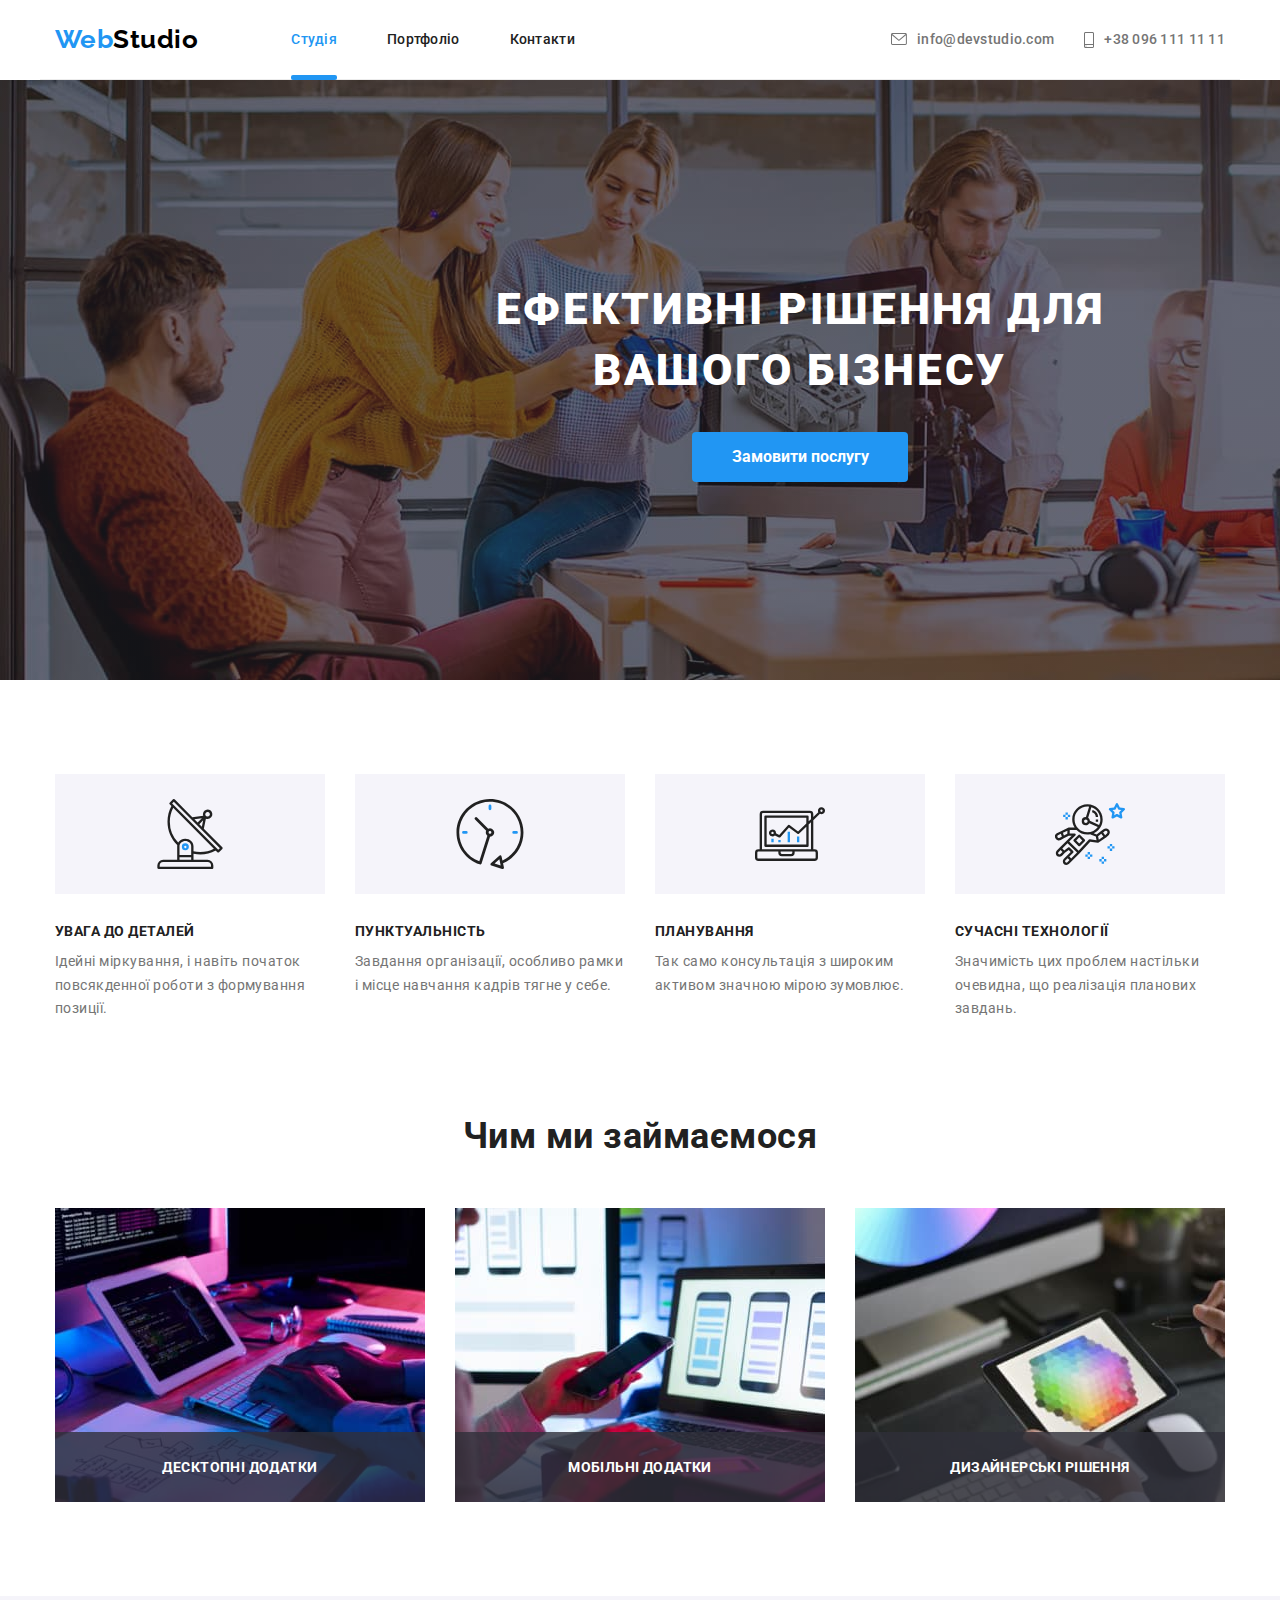
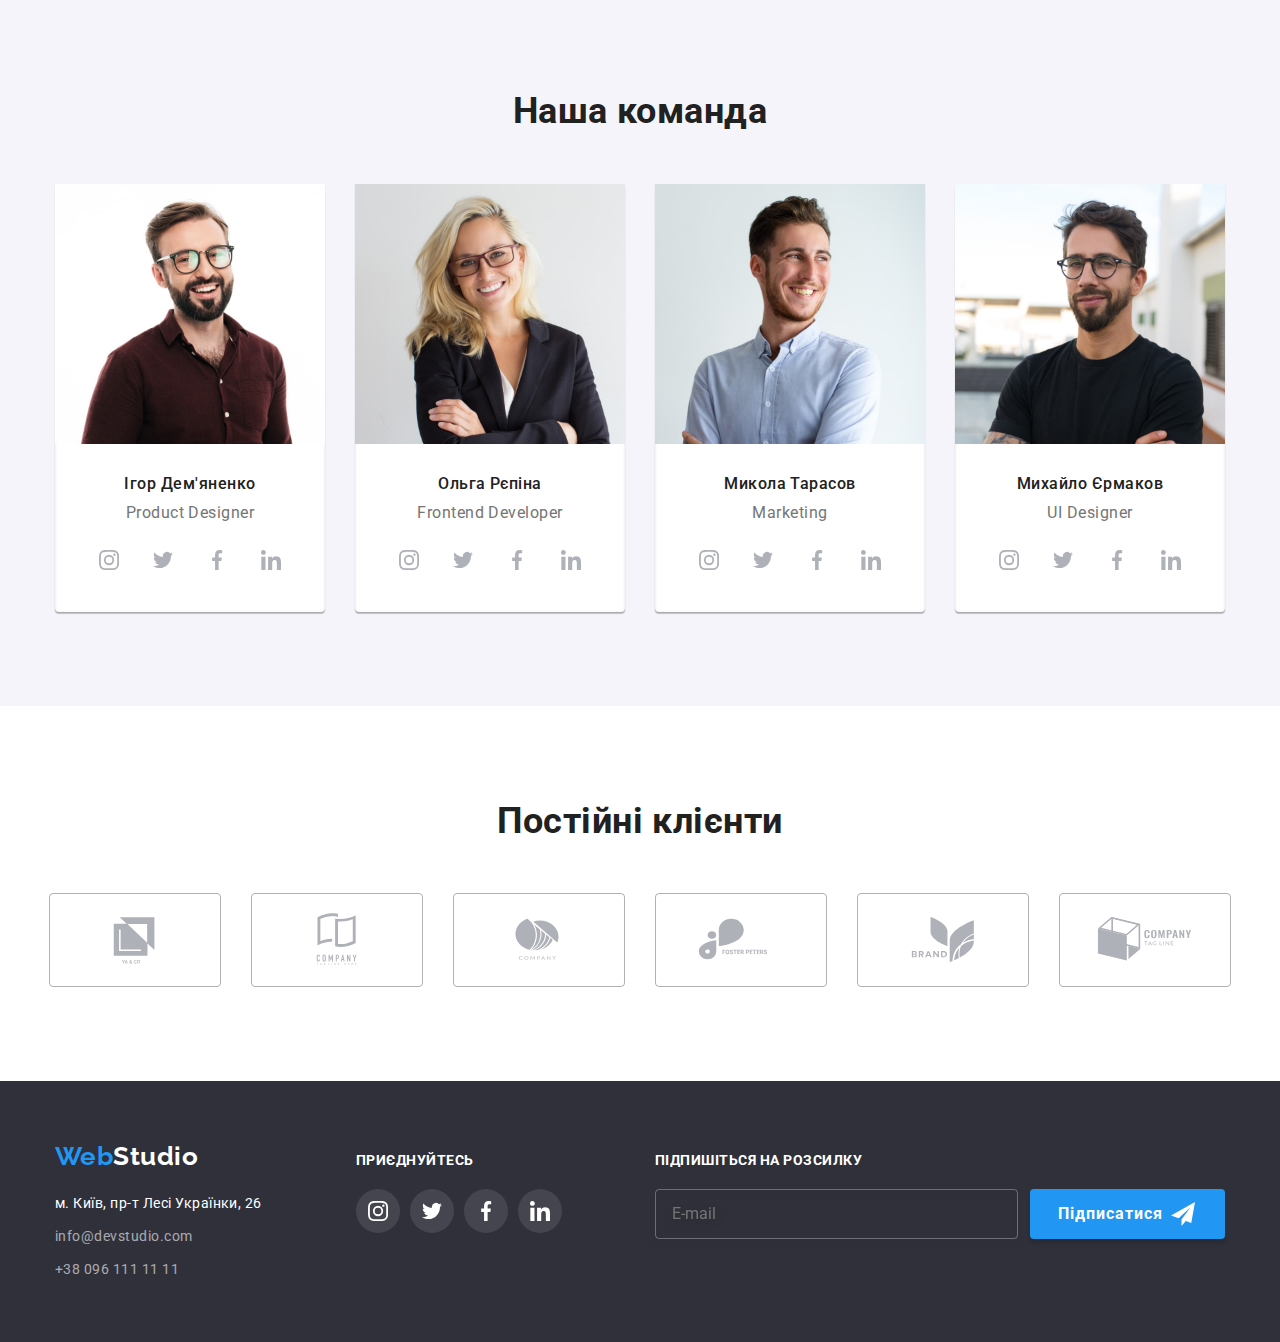
<file: index.html>
<!DOCTYPE html>
<html lang="uk">
<head>
    <meta charset="UTF-8">
    <meta http-equiv="X-UA-Compatible" content="IE=edge">
    <meta name="viewport" content="width=device-width, initial-scale=1.0">
    <title>Студія</title>
    <link rel="preconnect" href="https://fonts.googleapis.com">
    <link rel="preconnect" href="https://fonts.gstatic.com" crossorigin>
    <link href="https://fonts.googleapis.com/css2?family=Raleway:wght@700&family=Roboto:wght@400;500;700;900&display=swap" rel="stylesheet">
    <link rel="stylesheet" href="https://cdnjs.cloudflare.com/ajax/libs/modern-normalize/1.1.0/modern-normalize.min.css">
    <link rel="stylesheet" href="./css/main.min.css">
</head>
<body>
  <header class="page-header container">
    <div class="page-header__content"> 
       <a class="logo" href="./index.html" lang="en"><span class="logo__web">Web</span>Studio</a>  
      <nav>
         <ul class="site-nav list">
         <li class="site-nav__item"><a href="./index.html" class="site-nav__link site-nav__link--active">Студія</a></li>
         <li class="site-nav__item"><a href="./portfolio.html" class="site-nav__link">Портфоліо</a></li>
         <li class="site-nav__item"><a href="" class="site-nav__link">Контакти</a></li>
       </ul>
       </nav>
        <ul class="contacts list">
         <li class="contacts__item"><a href="mailto:info@devstudio.com" class="contacts__link">
          <svg class="contacts__icon-mail" width="16px" height="12px">
            <use href="./images/icons.svg#mail"></use>
          </svg>
          info@devstudio.com</a></li>
         <li class="contacts__item"><a href="tel.+380961111111" class="contacts__link">
          <svg class="contacts__icon-tel"  width="10px" height="16px">
            <use href="./images/icons.svg#tel"></use>
          </svg>
          +38 096 111 11 11</a></li>
       </ul> 
    </div>
  </header>  
  <main>
  <section class="hero">
    <div class="hero__content container">
        <div><h1 class="hero__title">ЕФЕКТИВНІ РІШЕННЯ ДЛЯ ВАШОГО БІЗНЕСУ</h1>
        <button type="button" class="hero__button" data-modal-open>Замовити послугу</button></div>
    </div>
  </section>
  <section class="section">
    <div class="container">
    <h2 class="visually-hidden">перелік переваг</h2>
    <ul class="benefits list">
        <li class="benefits__item">
         <div class="pluses-card">
          <div class="pluses-card__icon">
          <svg class="antenna" width="70px" height="70px">
          <use href="./images/icons.svg#antenna"></use></svg></div>
          <h3 class="pluses-card__title">УВАГА ДО ДЕТАЛЕЙ</h3>
          <p class="pluses-card__text">Ідейні міркування, і навіть початок повсякденної роботи з формування позиції.</p>
         </div>
        </li>
        <li class="benefits__item">
          <div class="pluses-card">
          <div class="pluses-card__icon">
          <svg class="clock" width="70px" height="70px">
          <use href="./images/icons.svg#clock"></use></svg></div>
          <h3 class="pluses-card__title">ПУНКТУАЛЬНІСТЬ</h3>
          <p class="pluses-card__text">Завдання організації, особливо рамки і місце навчання кадрів тягне у себе.</p>
          </div>
        </li>
        <li class="benefits__item">
          <div class="pluses-card"><div class="pluses-card__icon">
          <svg class="diagram" width="70px" height="70px">
          <use href="./images/icons.svg#diagram"></use></svg></div>
          <h3 class="pluses-card__title">ПЛАНУВАННЯ</h3>
          <p class="pluses-card__text">Так само консультація з широким активом значною мірою зумовлює.</p>
          </div>
        </li>
        <li class="benefits__item">
          <div class="pluses-card">
          <div class="pluses-card__icon">
          <svg class="astronaut" width="70px" height="70px">
          <use href="./images/icons.svg#astronaut"></use></svg></div>
          <h3 class="pluses-card__title">СУЧАСНІ ТЕХНОЛОГІЇ</h3>
          <p class="pluses-card__text">Значимість цих проблем настільки очевидна, що реалізація планових завдань.</p>
          </div>
        </li>
    </ul> 
    </div>
  </section>
  <section class="work section">
    <div class="container">
    <h2 class="work__title">Чим ми займаємося</h2>
   <ul class="work-content list">
    <li class="work-content__item">
      <div class="work-card">
        <img class="work-card__image picture" src="./images/nout.jpg" alt="макбук" width="370" height="294">
        <div class="work-card__block">
        <h3 class="work-card__title">ДЕСКТОПНІ ДОДАТКИ</h3></div>
      </div>
    </li>
    <li class="work-content__item">
    <div class="work-card">
      <img class="work-card__image picture" src="./images/telephon.jpg" alt="телефон" width="370" height="294">
      <div class="work-card__block">
      <h3 class="work-card__title">МОБІЛЬНІ ДОДАТКИ</h3></div>
    </div>
    </li>
    <li class="work-content__item">
      <div class="work-card">
        <img class="work-card__image picture" src="./images/planshet.jpg" alt="планшет" width="370" height="294">
        <div class="work-card__block">
        <h3 class="work-card__title">ДИЗАЙНЕРСЬКІ РІШЕННЯ</h3></div>
      </div>
    </li>
   </ul>
  </div>
</section>
<section class="team section">
    <div class="container">
    <h2 class="team__title">Наша команда</h2>
    <ul class="workers list">
      <li class="workers__item">
       <div class="team-member">
        <img class="team-member__photo picture" src="./images/img1.jpg" alt="чоловік у коричневій сорочці" width="270" height="260">
        <h3 class="team-member__name">Ігор Дем'яненко</h3>
        <p class="team-member__profession">Product Designer</p> 
       </div>
    <ul class="social list">
      <li class="social__item">
        <a href="" class="social__link">
        <svg class="instagram" width="20px" height="20px">
        <use href="./images/icons.svg#instagram"></use></svg></a>
      </li>
      <li class="social__item">
        <a href="" class="social__link">
        <svg class="twitter" width="20px" height="20px">
        <use href="./images/icons.svg#twitter"></use></svg></a>
      </li>      
      <li class="social__item">
         <a href="" class="social__link">
         <svg class="facebook" width="20px" height="20px">
         <use href="./images/icons.svg#facebook"></use></svg></a>
      </li>       
      <li class="social__item">
          <a href="" class="social__link">
          <svg class="inkedin" width="20px" height="20px">
          <use href="./images/icons.svg#linkedin"></use></svg></a>
      </li>
    </ul>
        </li> 
      <li class="workers__item">
       <div class="team-member">
        <img class="team-member__photo picture" src="./images/img2.jpg" alt="жінка у піджаку" width="270" height="260">
        <h3 class="team-member__name">Ольга Рєпіна</h3> 
        <p class="team-member__profession">Frontend Developer</p>
       </div>
    <ul class="social list">
      <li class="social__item">
          <a href="" class="social__link">
          <svg class="instagram" width="20px" height="20px">
          <use href="./images/icons.svg#instagram"></use></svg></a>
      </li>
      <li class="social__item">
          <a href="" class="social__link">
          <svg class="twitter" width="20px" height="20px">
          <use href="./images/icons.svg#twitter"></use></svg></a>
      </li>
      <li class="social__item">
          <a href="" class="social__link">
          <svg class="facebook" width="20px" height="20px">
          <use href="./images/icons.svg#facebook"></use></svg></a>
      </li>
      <li class="social__item">
          <a href="" class="social__link">
          <svg class="inkedin" width="20px" height="20px">
          <use href="./images/icons.svg#linkedin"></use></svg></a>
      </li>
    </ul>
        </li>
      <li class="workers__item">
       <div class="team-member">
        <img class="team-member__photo picture" src="./images/img3.jpg" alt="чоловік у голубій сорочці" width="270" height="260">
        <h3 class="team-member__name">Микола Тарасов</h3>
        <p class="team-member__profession">Marketing</p>
       </div>
    <ul class="social list">
      <li class="social__item">
          <a href="" class="social__link">
          <svg class="instagram" width="20px" height="20px">
          <use href="./images/icons.svg#instagram"></use></svg></a>
      </li>
      <li class="social__item">
           <a href="" class="social__link">
           <svg class="twitter" width="20px" height="20px">
           <use href="./images/icons.svg#twitter"></use></svg></a>
      </li>
      <li class="social__item">
          <a href="" class="social__link">
          <svg class="facebook" width="20px" height="20px">
          <use href="./images/icons.svg#facebook"></use></svg></a>
      </li>
      <li class="social__item">
          <a href="" class="social__link">
          <svg class="inkedin" width="20px" height="20px">
          <use href="./images/icons.svg#linkedin"></use></svg></a>
      </li>
    </ul>
      </li>
      <li class="workers__item">
       <div class="team-member">
        <img class="team-member__photo picture" src="./images/img4.jpg" alt="чоловік у футболці" width="270" height="260">
        <h3 class="team-member__name">Михайло Єрмаков</h3>
        <p class="team-member__profession">UI Designer</p>
       </div>
    <ul class="social list">
      <li class="social__item">
          <a href="" class="social__link">
          <svg class="instagram" width="20px" height="20px">
          <use href="./images/icons.svg#instagram"></use></svg></a>
      </li>
      <li class="social__item">
          <a href="" class="social__link">
          <svg class="twitter" width="20px" height="20px">
          <use href="./images/icons.svg#twitter"></use></svg></a>
      </li>
      <li class="social__item">
          <a href="" class="social__link">
          <svg class="facebook" width="20px" height="20px">
          <use href="./images/icons.svg#facebook"></use></svg></a>
      </li>
      <li class="social__item">
          <a href="" class="social__link">
          <svg class="inkedin" width="20px" height="20px">
          <use href="./images/icons.svg#linkedin"></use></svg></a>
      </li>
    </ul>
      </li>
    </ul>
    </div>
</section>
<section class="regular-clients section">
  <div class="container">
    <h2 class="regular-clients__title">Постійні клієнти</h2>
    <ul class="company list">
      <li class="company__item"><a href="" class="company__link">
        <svg class="ya-co" width="106px" height="60px">
          <use href="./images/icons.svg#ya-co"></use>
        </svg>
      </a></li>
      <li class="company__item"><a href="" class="company__link">
        <svg class="tagline-here" width="106px" height="60px">
          <use href="./images/icons.svg#tagline-here"></use>
        </svg>
      </a></li>
      <li class="company__item"><a href="" class="company__link">
        <svg class="company" width="106px" height="60px">
          <use href="./images/icons.svg#company"></use>
        </svg>
      </a></li>
      <li class="company__item"><a href="" class="company__link">
        <svg class="foster-peters" width="106px" height="60px">
          <use href="./images/icons.svg#foster-peters"></use>
        </svg>
      </a></li>
      <li class="company__item"><a href="" class="company__link">
        <svg class="brand" width="106px" height="60px">
          <use href="./images/icons.svg#brand"></use>
        </svg>
      </a></li>
      <li class="company__item"><a href="" class="company__link">
        <svg class="tag-line" width="106px" height="60px">
          <use href="./images/icons.svg#tag-line"></use>
        </svg>
      </a></li>
    </ul>
  </div>
</section>
  </main>
<footer class="footer">
  <div class="page__footer container">
    <div><a class="logo" href="./index.html" lang="en"> <span class="logo__web">Web</span><span class="logo__studio">Studio</span></a>
    <address>
        <ul  class="address">
         <li class="address__item"><a href="https://www.google.com/maps" class="address__location">м. Київ, пр-т Лесі Українки, 26</a></li>
         <li class="address__item"><a href="mailto:info@devstudio.com" class="address__link">info@devstudio.com</a></li> 
         <li class="address__item"><a href="tel.+380961111111" class="address__link">+38 096 111 11 11</a></li>
        </ul>
    </address></div>
      <div>
        <p class="footer-title">ПРИЄДНУЙТЕСЬ</p>
      <ul class="social list">
        <li class="social__item">
         <a href="" class="social__link social__link--another">
         <svg class="instagram" width="20px" height="20px">
         <use href="./images/icons.svg#instagram"></use>
         </svg></a>
        </li>
        <li class="social__item">
          <a href="" class="social__link social__link--another">
          <svg class="twitter" width="20px" height="20px">
          <use href="./images/icons.svg#twitter"></use>
          </svg></a>
        </li>
        <li class="social__item">
          <a href="" class="social__link social__link--another">
          <svg class="facebook" width="20px" height="20px">
          <use href="./images/icons.svg#facebook"></use>
          </svg></a>
        </li>
        <li class="social__item">
          <a href="" class="social__link social__link--another">
          <svg class="inkedin" width="20px" height="20px">
          <use href="./images/icons.svg#linkedin"></use>
          </svg></a>
    </li>
        </ul>
        </div>
          <form class="mailing">
          <p class="mailing__title">ПІДПИШІТЬСЯ НА РОЗСИЛКУ</p>
          <div class="mailing__field">
          <label for="mail"></label>
          <input class="input-field" type="email" name="email" placeholder="E-mail">
        <div class="subscription-field">
          <button class="subscription-field__button" type="submit">Підписатися</button>
          <svg class="subscription-field__icon" width="24" height="24">
            <use href="./images/icons.svg#icon-plane"></use></svg>
        </div>
          </div>
          </form>   
  </div>
</footer>
<div class="modal-backdrop is-hidden" data-modal>
  <div class="modal">
    <div class="modal__button" data-modal-close>
      <svg class="modal__icon-close" width="18px" height="18px">
        <use href="./images/icons.svg#icon-close"></use>
      </svg>
    </div>
  <form class="feedback-form">
    <p class="feedback-form__title">Залиште свої дані, ми вам передзвонимо</p>
    <div class="form-field">
      <label for="name" class="form-field__title">Ім'я</label>
      <div class="fill-field">
        <input type="text" name="name" id="name" class="fill-field__input">
        <svg class="fill-field__icon" width="18px" height="18px">
         <use href="./images/icons.svg#icon-person-black"></use>
        </svg>
      </div>
    </div>

    <div class="form-field">
      <label for="tel" class="form-field__title">Телефон</label>
      <div class="fill-field">
        <input type="tel" name="telephon" id="tel" class="fill-field__input">
        <svg class="fill-field__icon" width="18px" height="18px">
          <use href="./images/icons.svg#icon-phone-black"></use>
        </svg>
      </div>
    </div>

        <div class="form-field">
          <label for="mail" class="form-field__title">Пошта</label>
          <div class="fill-field">
            <input type="email" name="email" id="mail" class="fill-field__input">
            <svg class="fill-field__icon" width="18px" height="18px">
              <use href="./images/icons.svg#icon-email-black"></use>
            </svg>
          </div>
        </div>

    <div class="textarea">
      <label class="textarea__title" for="coment">Коментар</label>
    <textarea class="textarea__field" name="comentar" id="coment" placeholder="Введіть текст"></textarea></div>

    <label class="confirmation" for="confirmation">
      <input class="confirmation__input visually-hidden" type="checkbox" name="confirmation" id="confirmation">
      <svg class="confirmation__icon-uncheked" width="16px" height="15px">
      <use href="./images/icons.svg#icon-square"></use></svg>
     
      <svg class="confirmation__icon-cheked" width="16px" height="15px">
      <use href="./images/icons.svg#icon-white"></use>
      </svg>

      <span class="confirmation__text">Погоджуюся з розсилкою та приймаю 
      <a class="confirmation__link" href="">Умови договору</a></span>
    </label>
    <button type="submit" class="feedback-form__button">Відправити</button>
  </form>
  </div>
</div>
<script src="./js/modal.js"></script>
</body>
</html>
</file>
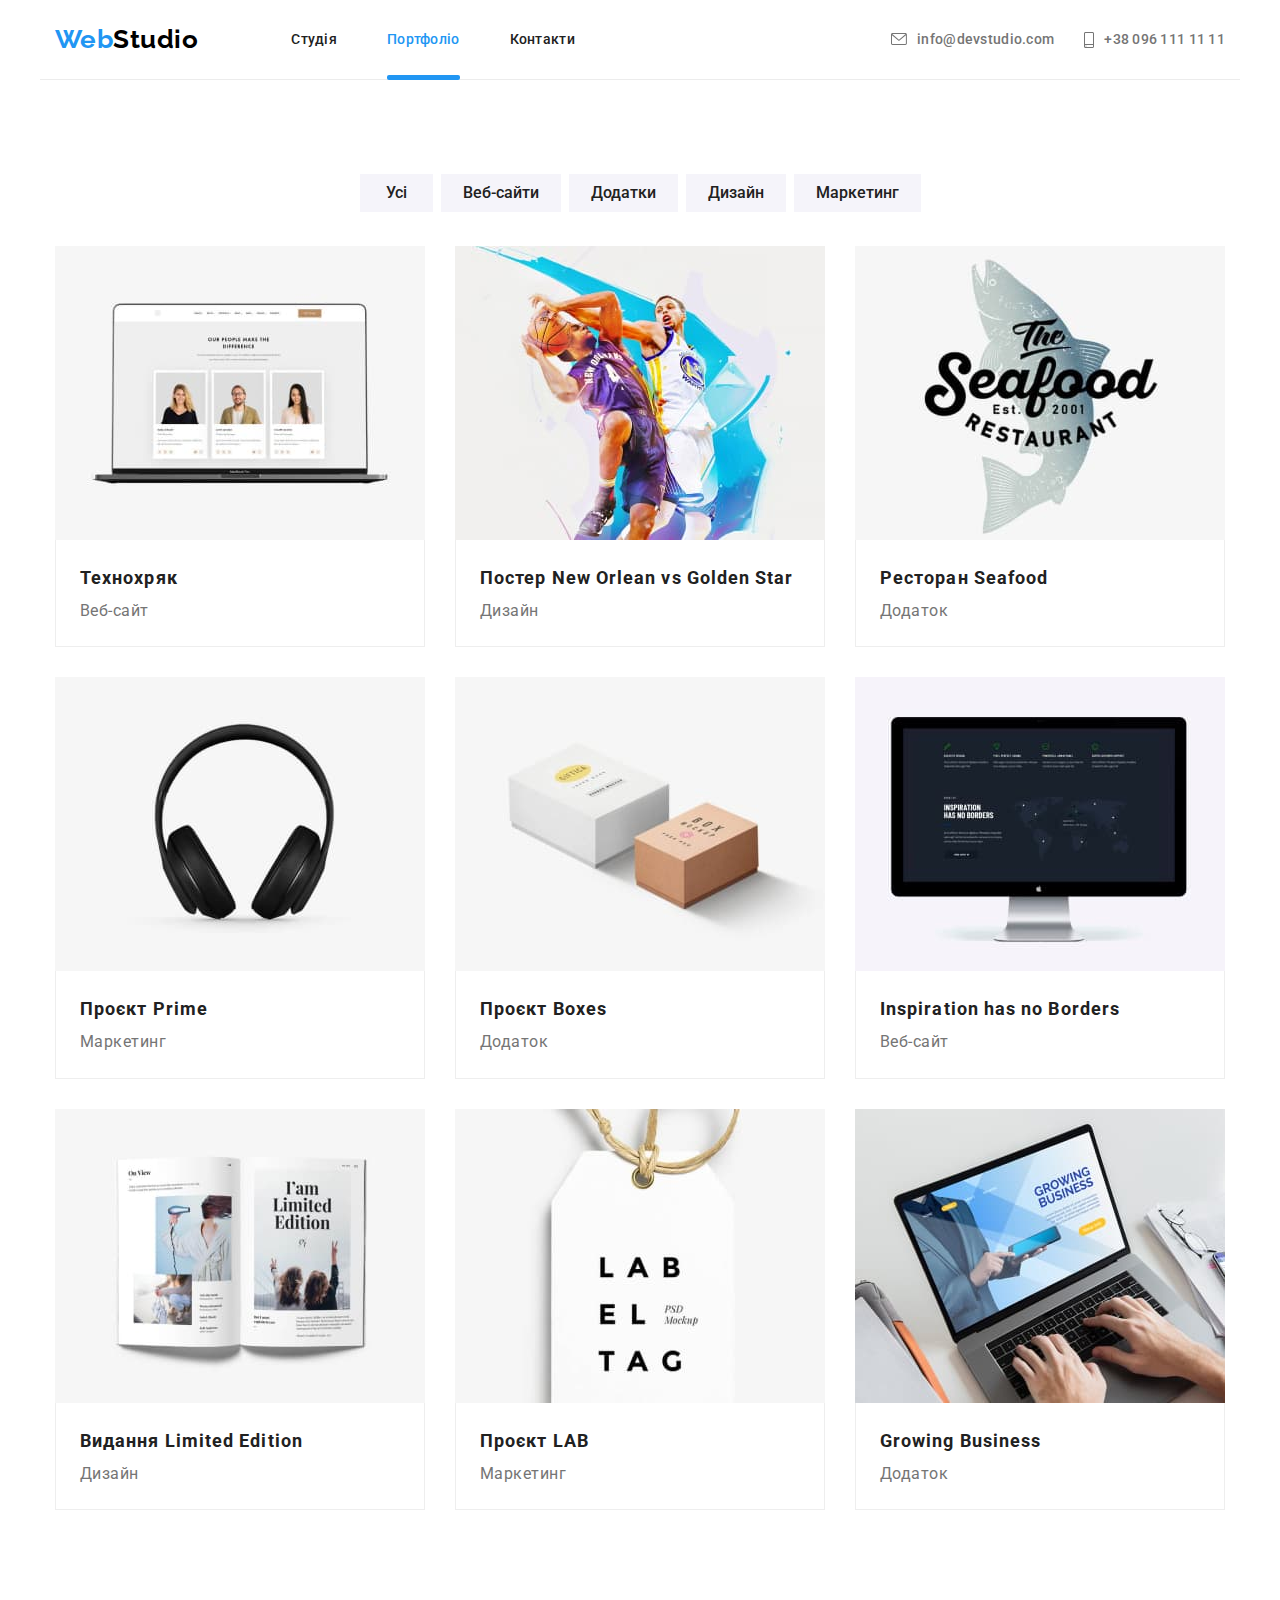
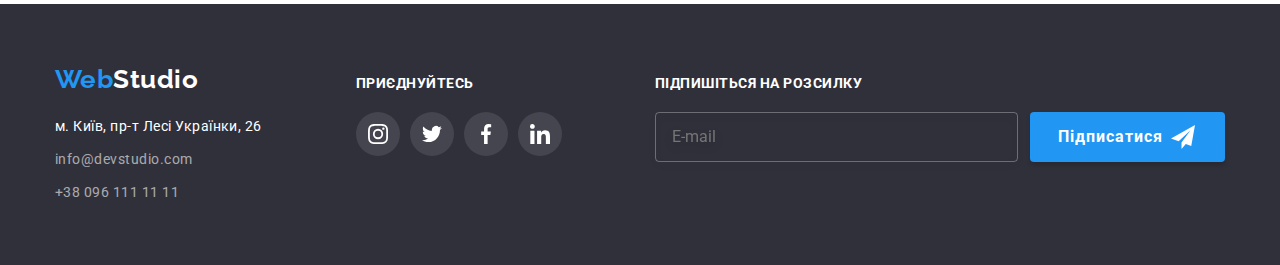
<file: portfolio.html>
<!DOCTYPE html>
<html lang="uk">
<head>
    <meta charset="UTF-8">
    <meta http-equiv="X-UA-Compatible" content="IE=edge">
    <meta name="viewport" content="width=device-width, initial-scale=1.0">
    <title>Портфоліо</title>
    <link rel="preconnect" href="https://fonts.googleapis.com">
    <link rel="preconnect" href="https://fonts.gstatic.com" crossorigin>
    <link href="https://fonts.googleapis.com/css2?family=Raleway:wght@700&family=Roboto:wght@400;500;700;900&display=swap" rel="stylesheet">
    <link rel="stylesheet" href="https://cdnjs.cloudflare.com/ajax/libs/modern-normalize/1.1.0/modern-normalize.min.css">
    <link rel="stylesheet" href="./css/main.min.css">
</head>
<body>
<header class="page-header container">
    <div class="page-header__content">
        <a class="logo" href="./index.html" lang="en"><span class="logo__web">Web</span>Studio</a>
        <nav>
            <ul class="site-nav list">
                <li class="site-nav__item"><a href="./index.html"
                        class="site-nav__link">Студія</a></li>
                <li class="site-nav__item"><a href="./portfolio.html" class="site-nav__link site-nav__link--active">Портфоліо</a></li>
                <li class="site-nav__item"><a href="" class="site-nav__link">Контакти</a></li>
            </ul>
        </nav>
        <ul class="contacts list">
            <li class="contacts__item"><a href="mailto:info@devstudio.com" class="contacts__link">
                    <svg class="contacts__icon-mail" width="16px" height="12px">
                        <use href="./images/icons.svg#mail"></use>
                    </svg>
                    info@devstudio.com</a></li>
            <li class="contacts__item"><a href="tel.+380961111111" class="contacts__link">
                    <svg class="contacts__icon-tel" width="10px" height="16px">
                        <use href="./images/icons.svg#tel"></use>
                    </svg>
                    +38 096 111 11 11</a></li>
        </ul>
    </div>
</header>
    <main>
<section class="section"> 
    <div class="container">
    <h1 class="visually-hidden">Зміст</h1>
    <ul class="list-buttons list">
        <li class="list-buttons__item"><button type="button-portfolio" class="button-portfolio__name">Усі</button></li>
        <li class="list-buttons__item"><button type="button-portfolio" class="button-portfolio__name">Веб-сайти</button></li>
        <li class="list-buttons__item"><button type="button-portfolio" class="button-portfolio__name">Додатки</button></li>
        <li class="list-buttons__item"><button type="button-portfolio" class="button-portfolio__name">Дизайн</button></li>
        <li class="list-buttons__item"><button type="button-portfolio" class="button-portfolio__name">Маркетинг</button></li>
    </ul>

    <ul class="cards-portfolio list">
        <li class="cards-portfolio__item"> 
            <a href="" class="content-link">
              <div class="resource">
                <img class="resource__image picture" src="./images/tehnohriak.jpg" alt="ноутбук" width="370" height="294">
                <div class="resource__paragraf">
                <p class="resource__text">Ресурс пропонує комплексні пропозиції з різним рівнем функціоналу та сервісів. Все це дозволить відвідувачу отримати вичерпні відомості про компанію чи приватну особу</p></div>
              </div>
            <div class="project">
                <h2 class="project__title">Технохряк</h2>
                <p class="project__name">Веб-сайт</p>
            </div>
            </a>
        </li>
        <li class="cards-portfolio__item">
            <a href="" class="content-link">
               <div class="resource">
                <img class="resource__image picture" src="./images/poster.jpg" alt="два волейболисти" width="370" height="294">
                <div class="resource__paragraf">
                <p class="resource__text">Ресурс пропонує комплексні пропозиції з різним рівнем функціоналу та сервісів. Все це дозволить відвідувачу отримати вичерпні відомості про компанію чи приватну особу</p></div>
            </div>
            <div class="project">
                <h2 class="project__title">Постер New Orlean vs Golden Star</h2>
                <p class="project__name">Дизайн</p>
            </div>
            </a> 
        </li>
        <li class="cards-portfolio__item">
            <a href="" class="content-link">
            <div class="resource">
                <img class="resource__image picture" src="./images/restoran.jpg" alt="надписи" width="370" height="294">
                <div class="resource__paragraf">
                <p class="resource__text">Ресурс пропонує комплексні пропозиції з різним рівнем функціоналу та сервісів. Все це дозволить відвідувачу отримати вичерпні відомості про компанію чи приватну особу</p></div>
               </div>
            <div class="project">
                <h2 class="project__title">Ресторан Seafood</h2>
                <p class="project__name">Додаток</p>
            </div>
            </a> 
        </li>
        <li class="cards-portfolio__item">
            <a href="" class="content-link">
                <div class="resource">
                <img class="resource__image picture" src="./images/prime.jpg" alt="навушники" width="370" height="294">
                <div class="resource__paragraf">
                <p class="resource__text">Ресурс пропонує комплексні пропозиції з різним рівнем функціоналу та сервісів. Все це дозволить відвідувачу отримати вичерпні відомості про компанію чи приватну особу</p></div>
                </div>
            <div class="project">
                <h2 class="project__title">Проєкт Prime</h2>
                <p class="project__name">Маркетинг</p>
            </div>
            </a> 
        </li>
        <li class="cards-portfolio__item"> 
            <a href="" class="content-link">
                <div class="resource">
                <img class="resource__image picture" src="./images/boxes.jpg" alt="коробочки" width="370" height="294">
                <div class="resource__paragraf">
                <p class="resource__text">Ресурс пропонує комплексні пропозиції з різним рівнем функціоналу та сервісів. Все це дозволить відвідувачу отримати вичерпні відомості про компанію чи приватну особу</p></div>
                </div>
            <div class="project">
                <h2 class="project__title">Проєкт Boxes</h2>
                <p class="project__name">Додаток</p>
            </div>
            </a>  
        </li>
        <li class="cards-portfolio__item"> 
            <a href="" class="content-link">
                <div class="resource">
                <img class="resource__image picture" src="./images/Inspiration.jpg" alt="комп'ютер" width="370" height="294">
                <div class="resource__paragraf">
                <p class="resource__text">Ресурс пропонує комплексні пропозиції з різним рівнем функціоналу та сервісів. Все це дозволить відвідувачу отримати вичерпні відомості про компанію чи приватну особу</p></div>
                </div>
            <div class="project">
                <h2 class="project__title">Inspiration has no Borders</h2>
                <p class="project__name">Веб-сайт</p> 
            </div>
            </a>
        </li>
        <li class="cards-portfolio__item"> 
            <a href="" class="content-link">
                <div class="resource">
                <img class="resource__image picture" src="./images/vidannia.jpg" alt="книга" width="370" height="294">
                <div class="resource__paragraf">
                <p class="resource__text">Ресурс пропонує комплексні пропозиції з різним рівнем функціоналу та сервісів. Все це дозволить відвідувачу отримати вичерпні відомості про компанію чи приватну особу</p></div>
                </div>
            <div class="project">
                <h2 class="project__title">Видання Limited Edition</h2>
                <p class="project__name">Дизайн</p>
            </div>
            </a>  
        </li>
        <li class="cards-portfolio__item"> 
            <a href="" class="content-link">
                <div class="resource">
                <img class="resource__image picture" src="./images/lab.jpg" alt="житон" width="370" height="294">
                <div class="resource__paragraf">
                <p class="resource__text">Ресурс пропонує комплексні пропозиції з різним рівнем функціоналу та сервісів. Все це дозволить відвідувачу отримати вичерпні відомості про компанію чи приватну особу</p></div>
                </div>
            <div class="project">
                <h2 class="project__title">Проєкт LAB</h2>
                <p class="project__name">Маркетинг</p> 
            </div>
            </a>   
        </li>
        <li class="cards-portfolio__item"> 
            <a href="" class="content-link"> 
                <div class="resource">
                <img class="resource__image picture" src="./images/Growing.jpg" alt="ноутбук" width="370" height="294">
                <div class="resource__paragraf">
                <p class="resource__text">Ресурс пропонує комплексні пропозиції з різним рівнем функціоналу та сервісів. Все це дозволить відвідувачу отримати вичерпні відомості про компанію чи приватну особу</p></div>
                </div>
            <div class="project">
                <h2 class="project__title">Growing Business</h2>
                <p class="project__name">Додаток</p> 
            </div>
            </a> 
        </li>
    </ul>
    </div>
</section>
    </main>

<footer class="footer">
    <div class="page__footer container">
        <div><a class="logo" href="./index.html" lang="en"> <span class="logo__web">Web</span><span
                    class="logo__studio">Studio</span></a>
            <address>
                <ul class="address">
                    <li class="address__item"><a href="https://www.google.com/maps" class="address__location">м. Київ,
                            пр-т Лесі Українки, 26</a></li>
                    <li class="address__item"><a href="mailto:info@devstudio.com"
                            class="address__link">info@devstudio.com</a></li>
                    <li class="address__item"><a href="tel.+380961111111" class="address__link">+38 096 111 11 11</a>
                    </li>
                </ul>
            </address>
        </div>
        <div>
            <p class="footer-title">ПРИЄДНУЙТЕСЬ</p>
            <ul class="social list">
                <li class="social__item">
                    <a href="" class="social__link social__link--another">
                        <svg class="instagram" width="20px" height="20px">
                            <use href="./images/icons.svg#instagram"></use>
                        </svg></a>
                </li>
                <li class="social__item">
                    <a href="" class="social__link social__link--another">
                        <svg class="twitter" width="20px" height="20px">
                            <use href="./images/icons.svg#twitter"></use>
                        </svg></a>
                </li>
                <li class="social__item">
                    <a href="" class="social__link social__link--another">
                        <svg class="facebook" width="20px" height="20px">
                            <use href="./images/icons.svg#facebook"></use>
                        </svg></a>
                </li>
                <li class="social__item">
                    <a href="" class="social__link social__link--another">
                        <svg class="inkedin" width="20px" height="20px">
                            <use href="./images/icons.svg#linkedin"></use>
                        </svg></a>
                </li>
            </ul>
        </div>
        <form class="mailing">
            <p class="mailing__title">ПІДПИШІТЬСЯ НА РОЗСИЛКУ</p>
            <div class="mailing__field">
                <label for="mail"></label>
                <input class="input-field" type="email" name="email" placeholder="E-mail">
                <div class="subscription-field">
                    <button class="subscription-field__button" type="submit">Підписатися</button>
                    <svg class="subscription-field__icon" width="24" height="24">
                        <use href="./images/icons.svg#icon-plane"></use>
                    </svg>
                </div>
            </div>
        </form>
    </div>
</footer>
    
</body>
</html>
</file>
<file: css/main.min.css>
:root{--primary-text-color: #757575;--title-text-color: #212121;--accent-color: #2196F3;--secondary-text-color: #FFFFFF;--secondary-background-color: #2F303A;--primary-text-decoration: none;--section-background-color: #F5F4FA;--black-color: #000000;--timing-function: cubic-bezier(0.4, 0, 0.2, 1);--time: 250ms}html{-webkit-box-sizing:border-box;box-sizing:border-box}*,*::before,*::after{-webkit-box-sizing:inherit;box-sizing:inherit}ul,p,h1,h2,h3{margin:0;padding:0}body{background-color:var(--secondary-text-color);color:var(--primary-text-color);font-family:"Roboto","sans-serif";letter-spacing:.03em}.container{width:1200px;margin-left:auto;margin-right:auto;padding-left:15px;padding-right:15px}.section{padding-top:94px;padding-bottom:94px}.list{list-style:none;display:-webkit-box;display:-ms-flexbox;display:flex}.visually-hidden{position:absolute;white-space:nowrap;width:1px;height:1px;overflow:hidden;border:0;padding:0;clip:rect(0 0 0 0);-webkit-clip-path:inset(50%);clip-path:inset(50%);margin:-1px}.work__title,.team__title,.regular-clients__title{color:var(--title-text-color);font-weight:700;font-size:36px;line-height:1.2;text-align:center;margin-bottom:50px}.logo{color:var(--black-color);-webkit-text-decoration:var(--primary-text-decoration);text-decoration:var(--primary-text-decoration);font-family:"Raleway","sans-serif";font-weight:700;font-size:26px;line-height:1.2}.logo__web{color:var(--accent-color)}.logo__studio{color:var(--secondary-text-color)}.picture{display:block;width:100%;height:auto}.page-header{border-bottom:1px solid #ececec}.page-header__content{display:-webkit-box;display:-ms-flexbox;display:flex;-webkit-box-align:center;-ms-flex-align:center;align-items:center}.site-nav{margin-left:93px}.site-nav__item:not(:last-child){margin-right:50px}.site-nav__link{display:block;padding-top:32px;padding-bottom:32px;color:var(--title-text-color);-webkit-text-decoration:var(--primary-text-decoration);text-decoration:var(--primary-text-decoration);letter-spacing:.02em;font-weight:500;font-size:14px;line-height:1.1;-webkit-transition-property:color;transition-property:color;-webkit-transition-duration:var(--time);transition-duration:var(--time);-webkit-transition-timing-function:var(--timing-function);transition-timing-function:var(--timing-function)}.site-nav__link--active{color:var(--accent-color);position:relative}.site-nav__link--active::after{position:absolute;left:0;bottom:-1px;content:"";display:block;width:100%;height:5px;border-radius:2px;background-color:var(--accent-color)}.site-nav__link:hover,.site-nav__link:focus{color:var(--accent-color)}.contacts{margin-left:auto}.contacts__item:not(:last-child){margin-right:30px}.contacts__link{display:-webkit-box;display:-ms-flexbox;display:flex;-webkit-box-pack:center;-ms-flex-pack:center;justify-content:center;-webkit-box-align:center;-ms-flex-align:center;align-items:center;color:var(--primary-text-color);-webkit-text-decoration:var(--primary-text-decoration);text-decoration:var(--primary-text-decoration);letter-spacing:.02em;font-weight:500;font-size:14px;line-height:1.1;-webkit-transition-property:color;transition-property:color;-webkit-transition-duration:var(--time);transition-duration:var(--time);-webkit-transition-timing-function:var(--timing-function);transition-timing-function:var(--timing-function)}.contacts__link:focus,.contacts__link:hover{color:var(--accent-color)}.contacts__icon-mail,.contacts__icon-tel{fill:currentColor;margin-right:10px}.hero{background-color:var(--secondary-background-color)}.hero__content{display:-webkit-box;display:-ms-flexbox;display:flex;-webkit-box-align:center;-ms-flex-align:center;align-items:center;-webkit-box-pack:center;-ms-flex-pack:center;justify-content:center;width:1600px;height:600px;text-align:center;padding:200px 0;background-image:-webkit-gradient(linear, left top, left bottom, from(rgba(47, 48, 58, 0.4)), to(rgba(47, 48, 58, 0.4))),url(../images/image-hero.jpg);background-image:linear-gradient(rgba(47, 48, 58, 0.4), rgba(47, 48, 58, 0.4)),url(../images/image-hero.jpg)}.hero__title{width:696px;color:var(--secondary-text-color);letter-spacing:.06em;font-weight:900;font-size:44px;line-height:1.4;margin-bottom:30px}.hero__button{display:inline-block;padding:10px 32px;border:rgba(0,0,0,0);border-radius:4px;min-width:216px;color:var(--secondary-text-color);background-color:var(--accent-color);font-family:inherit;font-weight:700;font-size:16px;line-height:1.9;text-align:center;cursor:pointer;text-decoration:none;-webkit-transition-property:background-color;transition-property:background-color;-webkit-transition-duration:var(--time);transition-duration:var(--time);-webkit-transition-timing-function:var(--timing-function);transition-timing-function:var(--timing-function)}.hero__button:focus,.hero__button:hover{background-color:#188ce8}.benefits__item{width:270px;border-radius:4px}.benefits__item:not(:last-child){margin-right:30px}.pluses-card{display:block}.pluses-card__icon{text-align:center;width:270px;height:120px;background-color:#f5f4fa;margin-bottom:30px;padding-top:25px}.pluses-card__title{color:var(--title-text-color);font-weight:700;font-size:14px;line-height:1.1;margin-bottom:10px}.pluses-card__text{color:var(--primary-text-color);font-size:14px;line-height:1.7}.work{padding-top:0}.work-content__item:not(:last-child){margin-right:30px}.work-card{position:relative}.work-card__block{position:absolute;bottom:0;content:"";display:-webkit-box;display:-ms-flexbox;display:flex;-webkit-box-pack:center;-ms-flex-pack:center;justify-content:center;-webkit-box-align:center;-ms-flex-align:center;align-items:center;width:100%;height:70px;background-color:rgba(47,48,58,.8)}.work-card__title{text-align:center;font-size:14px;letter-spacing:.03em;line-height:1.1;color:var(--secondary-text-color)}.team{background-color:var(--section-background-color)}.workers__item{background-color:#fff;border-radius:0px 0px 4px 4px;-webkit-box-shadow:inset 0px 1px 3px rgba(0,0,0,.12),0px 1px 1px rgba(0,0,0,.14),0px 2px 1px rgba(0,0,0,.2);box-shadow:inset 0px 1px 3px rgba(0,0,0,.12),0px 1px 1px rgba(0,0,0,.14),0px 2px 1px rgba(0,0,0,.2)}.workers__item:not(:last-child){margin-right:30px}.team-member{display:block}.team-member__name{margin-top:30px;margin-bottom:10px;color:var(--title-text-color);font-weight:500;font-size:16px;line-height:1.2;text-align:center}.team-member__profession{margin-bottom:16px;color:var(--primary-text-color);font-size:16px;line-height:1.2;text-align:center}.social{-webkit-box-pack:center;-ms-flex-pack:center;justify-content:center;margin-bottom:30px}.social__link{display:-webkit-box;display:-ms-flexbox;display:flex;-webkit-box-pack:center;-ms-flex-pack:center;justify-content:center;-webkit-box-align:center;-ms-flex-align:center;align-items:center;width:44px;height:44px;fill:#afb1b8;padding:12px;border-radius:50%;-webkit-transition-property:fill,background-color;transition-property:fill,background-color;-webkit-transition-duration:var(--time);transition-duration:var(--time);-webkit-transition-timing-function:var(--timing-function);transition-timing-function:var(--timing-function)}.social__link:hover,.social__link:focus{fill:var(--secondary-text-color);background-color:var(--accent-color)}.social__item:not(:last-child){margin-right:10px}.company{-webkit-box-pack:center;-ms-flex-pack:center;justify-content:center}.company__item{border:1px solid #afb1b8;border-radius:4px;-webkit-transition-property:border;transition-property:border;-webkit-transition-duration:var(--time);transition-duration:var(--time);-webkit-transition-timing-function:var(--timing-function);transition-timing-function:var(--timing-function)}.company__item:hover,.company__item:focus{border:1px solid var(--accent-color)}.company__item:not(:last-child){margin-right:30px}.company__link{display:-webkit-box;display:-ms-flexbox;display:flex;-webkit-box-pack:center;-ms-flex-pack:center;justify-content:center;-webkit-box-align:center;-ms-flex-align:center;align-items:center;fill:#afb1b8;padding:16px 32px;-webkit-transition-property:fill;transition-property:fill;-webkit-transition-duration:var(--time);transition-duration:var(--time);-webkit-transition-timing-function:var(--timing-function);transition-timing-function:var(--timing-function)}.company__link:hover,.company__link:focus{fill:var(--accent-color)}.list-buttons{margin-bottom:34px;-webkit-box-pack:center;-ms-flex-pack:center;justify-content:center}.list-buttons__item{background-color:#f5f4fa}.list-buttons__item:not(:last-child){margin-right:8px}.button-portfolio__name{display:inline-block;padding:6px 22px;border:rgba(0,0,0,0);border-radius:4px;min-width:73px;color:var(--title-text-color);background-color:var(--rectangle-background-color);font-family:inherit;font-weight:500;font-size:16px;line-height:1.6;cursor:pointer;-webkit-transition-property:color,background-color,-webkit-box-shadow;transition-property:color,background-color,-webkit-box-shadow;transition-property:color,background-color,box-shadow;transition-property:color,background-color,box-shadow,-webkit-box-shadow;-webkit-transition-duration:var(--time);transition-duration:var(--time);-webkit-transition-timing-function:var(--timing-function);transition-timing-function:var(--timing-function)}.button-portfolio__name:hover,.button-portfolio__name:focus{color:var(--secondary-text-color);background-color:var(--accent-color);-webkit-box-shadow:0px 3px 1px rgba(0,0,0,.1),0px 1px 2px rgba(0,0,0,.08),0px 2px 2px rgba(0,0,0,.12);box-shadow:0px 3px 1px rgba(0,0,0,.1),0px 1px 2px rgba(0,0,0,.08),0px 2px 2px rgba(0,0,0,.12)}.cards-portfolio{display:-webkit-box;display:-ms-flexbox;display:flex;-ms-flex-wrap:wrap;flex-wrap:wrap;gap:30px}.cards-portfolio__item{-ms-flex-preferred-size:calc((100% - 60px)/3);flex-basis:calc((100% - 60px)/3);background-color:#fff;-webkit-transition-property:-webkit-box-shadow;transition-property:-webkit-box-shadow;transition-property:box-shadow;transition-property:box-shadow, -webkit-box-shadow;-webkit-transition-duration:var(--time);transition-duration:var(--time);-webkit-transition-timing-function:var(--timing-function);transition-timing-function:var(--timing-function)}.cards-portfolio__item:hover{-webkit-box-shadow:0px 1px 1px rgba(0,0,0,.12),0px 4px 4px rgba(0,0,0,.06),1px 4px 6px rgba(0,0,0,.16);box-shadow:0px 1px 1px rgba(0,0,0,.12),0px 4px 4px rgba(0,0,0,.06),1px 4px 6px rgba(0,0,0,.16)}.content-link{-webkit-text-decoration:var(--primary-text-decoration);text-decoration:var(--primary-text-decoration)}.resource{position:relative;overflow:hidden}.resource__paragraf{background-color:rgba(33,150,243,.9);color:var(--secondary-text-color);position:absolute;top:0;width:100%;-webkit-transform:translateY(100%);transform:translateY(100%);-webkit-transition-property:-webkit-transform;transition-property:-webkit-transform;transition-property:transform;transition-property:transform, -webkit-transform;-webkit-transition-duration:var(--time);transition-duration:var(--time);-webkit-transition-timing-function:var(--timing-function);transition-timing-function:var(--timing-function)}.content-link:hover .resource__paragraf{-webkit-transform:translateY(0);transform:translateY(0)}.resource__text{padding:63px 24px;letter-spacing:.03em;font-weight:400;font-size:18px;line-height:1.6}.project{padding:20px 24px;border:1px solid #eee;border-top:none}.project__title{color:var(--title-text-color);letter-spacing:.06em;font-weight:700;font-size:18px;line-height:2}.project__name{color:var(--primary-text-color);font-size:16px;line-height:1.9}.footer{background-color:var(--secondary-background-color);padding-top:60px;padding-bottom:60px}.page__footer{display:-webkit-box;display:-ms-flexbox;display:flex;gap:70px}.address{width:231px;margin-top:20px;font-style:normal;list-style:none;font-weight:400;font-size:14px;line-height:1.7}.address__item:not(:last-child){margin-bottom:9px}.address__location{color:var(--secondary-text-color);-webkit-text-decoration:var(--primary-text-decoration);text-decoration:var(--primary-text-decoration);-webkit-transition-property:color;transition-property:color;-webkit-transition-duration:var(--time);transition-duration:var(--time);-webkit-transition-timing-function:var(--timing-function);transition-timing-function:var(--timing-function)}.address__location:hover,.address__location:focus{color:var(--accent-color)}.address__link{color:rgba(255,255,255,.6);-webkit-text-decoration:var(--primary-text-decoration);text-decoration:var(--primary-text-decoration);-webkit-transition-property:color;transition-property:color;-webkit-transition-duration:var(--time);transition-duration:var(--time);-webkit-transition-timing-function:var(--timing-function);transition-timing-function:var(--timing-function)}.address__link:hover,.address__link:focus{color:var(--accent-color)}.footer-title{font-weight:700;font-size:14px;line-height:1.1;color:var(--secondary-text-color);margin-bottom:20px;margin-top:12px}.social__link--another{fill:var(--secondary-text-color);background-color:rgba(255,255,255,.1)}.mailing{width:570px;margin-left:23px}.mailing__title{font-weight:700;font-size:14px;line-height:1.1;color:var(--secondary-text-color);margin-bottom:20px;margin-top:12px}.mailing__field{display:-webkit-box;display:-ms-flexbox;display:flex}.input-field{width:100%;border:1px solid rgba(255,255,255,.3);background-color:rgba(0,0,0,0);-webkit-filter:drop-shadow(0px 4px 4px rgba(0, 0, 0, 0.15));filter:drop-shadow(0px 4px 4px rgba(0, 0, 0, 0.15));border-radius:4px;padding-top:15px;padding-bottom:15px;padding-left:16px}.input-field ::-webkit-input-placeholder{font-weight:400;font-size:16px;line-height:1.3;letter-spacing:.03em;color:rgba(255,255,255,.6)}.input-field ::-moz-placeholder{font-weight:400;font-size:16px;line-height:1.3;letter-spacing:.03em;color:rgba(255,255,255,.6)}.input-field :-ms-input-placeholder{font-weight:400;font-size:16px;line-height:1.3;letter-spacing:.03em;color:rgba(255,255,255,.6)}.input-field ::-ms-input-placeholder{font-weight:400;font-size:16px;line-height:1.3;letter-spacing:.03em;color:rgba(255,255,255,.6)}.input-field ::placeholder{font-weight:400;font-size:16px;line-height:1.3;letter-spacing:.03em;color:rgba(255,255,255,.6)}.subscription-field{position:relative}.subscription-field__button{display:inline-block;padding-top:10px;padding-bottom:10px;padding-left:28px;padding-right:62px;font-weight:700;font-size:16px;line-height:1.9;letter-spacing:.06em;border:rgba(0,0,0,0);color:var(--secondary-text-color);background:#2196f3;-webkit-box-shadow:0px 4px 4px rgba(0,0,0,.15);box-shadow:0px 4px 4px rgba(0,0,0,.15);border-radius:4px;margin-left:12px}.subscription-field__icon{position:absolute;top:50%;right:30px;-webkit-transform:translateY(-50%);transform:translateY(-50%)}.modal-backdrop{position:fixed;top:0;left:0;width:100%;height:100%;background-color:rgba(0,0,0,.2);-webkit-transition-property:opacity;transition-property:opacity;-webkit-transition-duration:500ms;transition-duration:500ms}.modal-backdrop.is-hidden{opacity:0;pointer-events:none}.modal{position:absolute;top:50%;left:50%;-webkit-transform:translate(-50%, -50%) scale(1);transform:translate(-50%, -50%) scale(1);width:528px;height:581px;background-color:var(--secondary-text-color);border-radius:4px;-webkit-box-shadow:0px 1px 3px rgba(0,0,0,.12),0px 1px 1px rgba(0,0,0,.14),0px 2px 1px rgba(0,0,0,.2);box-shadow:0px 1px 3px rgba(0,0,0,.12),0px 1px 1px rgba(0,0,0,.14),0px 2px 1px rgba(0,0,0,.2);cursor:pointer;-webkit-transition-property:-webkit-transform;transition-property:-webkit-transform;transition-property:transform;transition-property:transform, -webkit-transform;-webkit-transition-duration:1000ms;transition-duration:1000ms}.modal-backdrop.is-hidden .modal{-webkit-transform:translate(-50%, -50%) scale(0.5);transform:translate(-50%, -50%) scale(0.5)}.modal__button{position:absolute;top:8px;right:8px;display:-webkit-box;display:-ms-flexbox;display:flex;-webkit-box-pack:center;-ms-flex-pack:center;justify-content:center;-webkit-box-align:center;-ms-flex-align:center;align-items:center;width:30px;height:30px;border:1px solid rgba(0,0,0,.1);border-radius:50%;background-color:#fff}.modal__icon-close{-webkit-transition-property:fill;transition-property:fill;-webkit-transition-duration:var(--time);transition-duration:var(--time);-webkit-transition-timing-function:var(--timing-function);transition-timing-function:var(--timing-function)}.modal__button:hover .modal__icon-close{fill:var(--accent-color)}.feedback-form{display:inline-block;padding:40px;height:581px}.feedback-form__title{font-weight:700;font-size:20px;line-height:1.2;text-align:center;color:#212121;margin-bottom:12px}.form-field{margin-bottom:10px}.form-field__title{display:block;margin-bottom:4px;font-size:12px;line-height:1.2;letter-spacing:.01em}.fill-field{position:relative}.fill-field__input{height:40px;padding-left:42px;width:100%;border:1px solid rgba(33,33,33,.2);border-radius:4px;-webkit-transition-property:border-color;transition-property:border-color;-webkit-transition-duration:var(--time);transition-duration:var(--time);-webkit-transition-timing-function:var(--timing-function);transition-timing-function:var(--timing-function)}.fill-field__input:focus{outline:rgba(0,0,0,0);border-color:var(--accent-color)}.fill-field__icon{position:absolute;top:50%;left:3%;-webkit-transform:translateY(-50%);transform:translateY(-50%);fill:#212121;-webkit-transition-property:fill;transition-property:fill;-webkit-transition-duration:var(--time);transition-duration:var(--time);-webkit-transition-timing-function:var(--timing-function);transition-timing-function:var(--timing-function)}.fill-field__input:focus+.fill-field__icon{fill:var(--accent-color)}.textarea{margin-bottom:20px;height:px}.textarea__title{display:block;margin-bottom:4px;font-size:12px;line-height:1.2;letter-spacing:.01em}.textarea__field{display:block;height:120px;padding:12px 16px;resize:none;width:100%;border:1px solid rgba(33,33,33,.2);border-radius:4px;-webkit-transition-property:border-color;transition-property:border-color;-webkit-transition-duration:var(--time);transition-duration:var(--time);-webkit-transition-timing-function:var(--timing-function);transition-timing-function:var(--timing-function)}.textarea__field:focus{outline:rgba(0,0,0,0);border-color:var(--accent-color)}.textarea__field::-webkit-input-placeholder{font-size:12px;line-height:1.2;letter-spacing:.01em;color:rgba(117,117,117,.5)}.textarea__field::-moz-placeholder{font-size:12px;line-height:1.2;letter-spacing:.01em;color:rgba(117,117,117,.5)}.textarea__field:-ms-input-placeholder{font-size:12px;line-height:1.2;letter-spacing:.01em;color:rgba(117,117,117,.5)}.textarea__field::-ms-input-placeholder{font-size:12px;line-height:1.2;letter-spacing:.01em;color:rgba(117,117,117,.5)}.textarea__field::placeholder{font-size:12px;line-height:1.2;letter-spacing:.01em;color:rgba(117,117,117,.5)}.feedback-form__button{display:block;margin:0 auto;padding:10px 52px;font-weight:700;font-size:16px;line-height:1.9;letter-spacing:.06em;border:rgba(0,0,0,0);border-radius:4px;background-color:var(--accent-color);color:var(--secondary-text-color);-webkit-box-shadow:0px 4px 4px rgba(0,0,0,.15);box-shadow:0px 4px 4px rgba(0,0,0,.15);cursor:pointer;-webkit-transition-property:background-color;transition-property:background-color;-webkit-transition-duration:1500ms;transition-duration:1500ms;-webkit-transition-timing-function:var(--timing-function);transition-timing-function:var(--timing-function)}.feedback-form__button:hover,.feedback-form__button:focus{background-color:#188ce8;-webkit-box-shadow:0px 4px 4px rgba(0,0,0,.15);box-shadow:0px 4px 4px rgba(0,0,0,.15)}.confirmation{position:relative;display:-webkit-box;display:-ms-flexbox;display:flex;-webkit-box-pack:center;-ms-flex-pack:center;justify-content:center;-webkit-box-align:center;-ms-flex-align:center;align-items:center;font-size:14px;line-height:1.7;width:425px;height:24px;margin-bottom:30px;margin-left:12px;margin-right:11px;cursor:pointer}.confirmation__icon-cheked{opacity:0;position:absolute;left:0;-webkit-transition-property:opacity;transition-property:opacity;-webkit-transition-duration:var(--time);transition-duration:var(--time);-webkit-transition-timing-function:var(--timing-function);transition-timing-function:var(--timing-function)}.confirmation__input:checked:focus~.confirmation__icon-cheked{opacity:1;fill:var(--secondary-text-color);background-color:var(--accent-color);border-radius:2px;padding:1px}.confirmation__icon-uncheked{position:absolute;left:0;-webkit-transition-property:opacity;transition-property:opacity;-webkit-transition-duration:var(--time);transition-duration:var(--time);-webkit-transition-timing-function:var(--timing-function);transition-timing-function:var(--timing-function)}.confirmation__icon-cheked:focus~.confirmation__icon-uncheked{opacity:0}.confirmation__text{margin-left:8px}.confirmation__link{color:var(--accent-color)}/*# sourceMappingURL=main.min.css.map */
</file>
